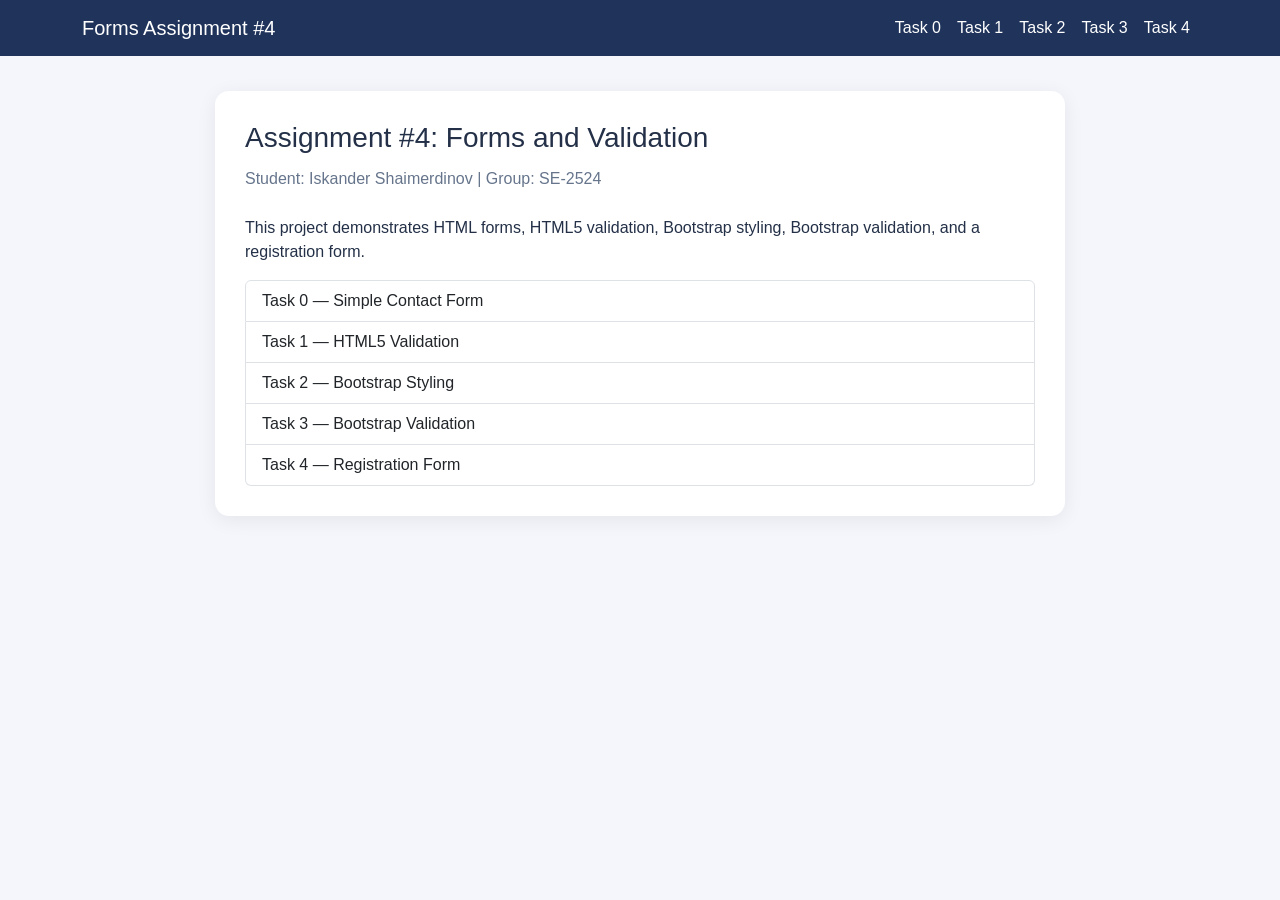
<file: index.html>
<!doctype html>
<html lang="en">
  <head>
    <meta charset="UTF-8" />
    <meta name="viewport" content="width=device-width, initial-scale=1" />
    <title>Home | Assignment 4</title>
    <link
      href="https://cdn.jsdelivr.net/npm/bootstrap@5.3.3/dist/css/bootstrap.min.css"
      rel="stylesheet"
    />
    <link href="style.css" rel="stylesheet" />
  </head>
  <body>
    <nav class="navbar navbar-expand-lg" data-bs-theme="dark">
      <div class="container">
        <a class="navbar-brand" href="index.html">Forms Assignment #4</a
        ><button
          class="navbar-toggler"
          type="button"
          data-bs-toggle="collapse"
          data-bs-target="#menu"
          aria-controls="menu"
          aria-expanded="false"
          aria-label="Toggle navigation"
        >
          <span class="navbar-toggler-icon"></span>
        </button>
        <div class="collapse navbar-collapse" id="menu">
          <ul class="navbar-nav ms-auto">
            <li class="nav-item">
              <a class="nav-link" href="task0.html">Task 0</a>
            </li>
            <li class="nav-item">
              <a class="nav-link" href="task1.html">Task 1</a>
            </li>
            <li class="nav-item">
              <a class="nav-link" href="task2.html">Task 2</a>
            </li>
            <li class="nav-item">
              <a class="nav-link" href="task3.html">Task 3</a>
            </li>
            <li class="nav-item">
              <a class="nav-link" href="task4.html">Task 4</a>
            </li>
          </ul>
        </div>
      </div>
    </nav>
    <main class="container">
      <section class="form-card">
        <h1>Assignment #4: Forms and Validation</h1>
        <p class="subtitle">Student: Iskander Shaimerdinov | Group: SE-2524</p>
        <p>
          This project demonstrates HTML forms, HTML5 validation, Bootstrap
          styling, Bootstrap validation, and a registration form.
        </p>
        <div class="list-group">
          <a class="list-group-item list-group-item-action" href="task0.html"
            >Task 0 — Simple Contact Form</a
          ><a class="list-group-item list-group-item-action" href="task1.html"
            >Task 1 — HTML5 Validation</a
          ><a class="list-group-item list-group-item-action" href="task2.html"
            >Task 2 — Bootstrap Styling</a
          ><a class="list-group-item list-group-item-action" href="task3.html"
            >Task 3 — Bootstrap Validation</a
          ><a class="list-group-item list-group-item-action" href="task4.html"
            >Task 4 — Registration Form</a
          >
        </div>
      </section>
    </main>
    <script src="https://cdn.jsdelivr.net/npm/bootstrap@5.3.3/dist/js/bootstrap.bundle.min.js"></script>
    <script src="script.js"></script>
  </body>
</html>
</file>
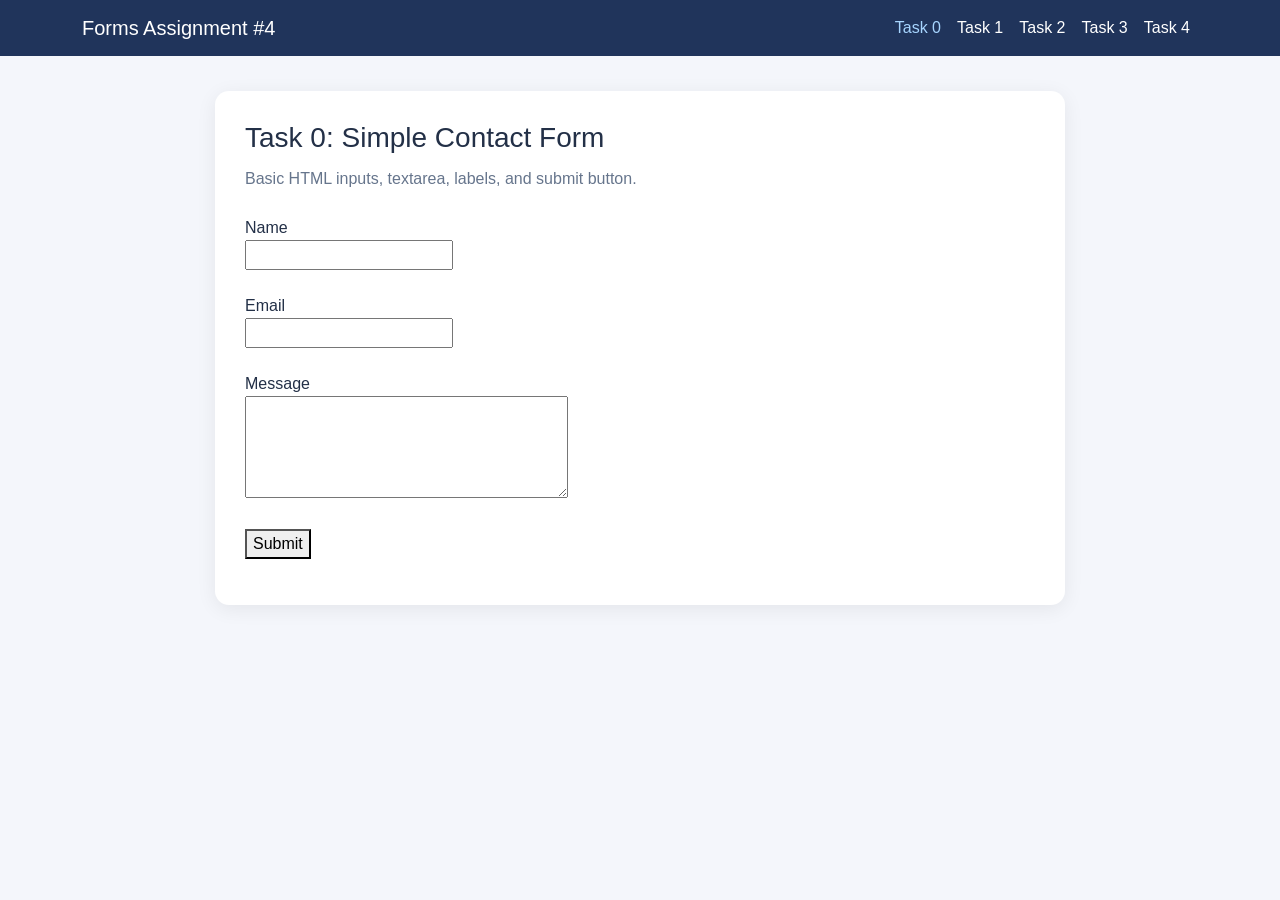
<file: task0.html>
<!doctype html>
<html lang="en">
  <head>
    <meta charset="UTF-8" />
    <meta name="viewport" content="width=device-width, initial-scale=1" />
    <title>Simple Contact Form | Assignment 4</title>
    <link
      href="https://cdn.jsdelivr.net/npm/bootstrap@5.3.3/dist/css/bootstrap.min.css"
      rel="stylesheet"
    />
    <link href="style.css" rel="stylesheet" />
  </head>
  <body>
    <nav class="navbar navbar-expand-lg" data-bs-theme="dark">
      <div class="container">
        <a class="navbar-brand" href="index.html">Forms Assignment #4</a
        ><button
          class="navbar-toggler"
          type="button"
          data-bs-toggle="collapse"
          data-bs-target="#menu"
          aria-controls="menu"
          aria-expanded="false"
          aria-label="Toggle navigation"
        >
          <span class="navbar-toggler-icon"></span>
        </button>
        <div class="collapse navbar-collapse" id="menu">
          <ul class="navbar-nav ms-auto">
            <li class="nav-item">
              <a class="nav-link active" href="task0.html">Task 0</a>
            </li>
            <li class="nav-item">
              <a class="nav-link" href="task1.html">Task 1</a>
            </li>
            <li class="nav-item">
              <a class="nav-link" href="task2.html">Task 2</a>
            </li>
            <li class="nav-item">
              <a class="nav-link" href="task3.html">Task 3</a>
            </li>
            <li class="nav-item">
              <a class="nav-link" href="task4.html">Task 4</a>
            </li>
          </ul>
        </div>
      </div>
    </nav>
    <main class="container">
      <section class="form-card">
        <h1>Task 0: Simple Contact Form</h1>
        <p class="subtitle">
          Basic HTML inputs, textarea, labels, and submit button.
        </p>
        <form
          action="#"
          method="get"
          onsubmit="
            event.preventDefault();
            document.getElementById('rawResult').textContent =
              'Form submitted (demo only).';
          "
        >
          <label for="name0">Name</label><br /><input
            id="name0"
            name="name"
            type="text"
          /><br /><br /><label for="email0">Email</label><br /><input
            id="email0"
            name="email"
            type="email"
          /><br /><br /><label for="message0">Message</label><br /><textarea
            id="message0"
            name="message"
            rows="4"
            cols="32"
          ></textarea
          ><br /><br /><button type="submit">Submit</button>
          <p id="rawResult"></p>
        </form>
      </section>
    </main>
    <script src="https://cdn.jsdelivr.net/npm/bootstrap@5.3.3/dist/js/bootstrap.bundle.min.js"></script>
    <script src="script.js"></script>
  </body>
</html>
</file>
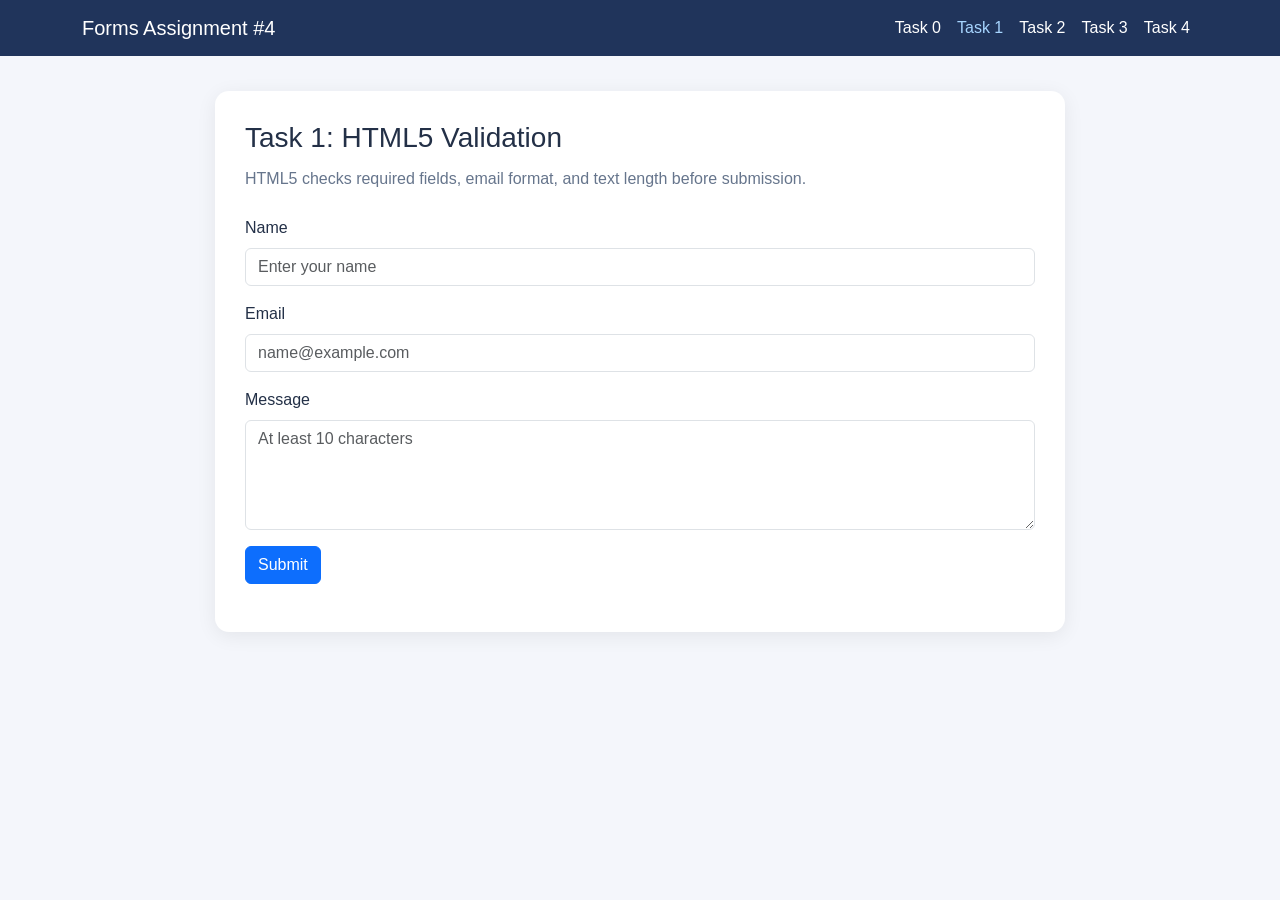
<file: task1.html>
<!doctype html>
<html lang="en">
  <head>
    <meta charset="UTF-8" />
    <meta name="viewport" content="width=device-width, initial-scale=1" />
    <title>HTML5 Validation | Assignment 4</title>
    <link
      href="https://cdn.jsdelivr.net/npm/bootstrap@5.3.3/dist/css/bootstrap.min.css"
      rel="stylesheet"
    />
    <link href="style.css" rel="stylesheet" />
  </head>
  <body>
    <nav class="navbar navbar-expand-lg" data-bs-theme="dark">
      <div class="container">
        <a class="navbar-brand" href="index.html">Forms Assignment #4</a
        ><button
          class="navbar-toggler"
          type="button"
          data-bs-toggle="collapse"
          data-bs-target="#menu"
          aria-controls="menu"
          aria-expanded="false"
          aria-label="Toggle navigation"
        >
          <span class="navbar-toggler-icon"></span>
        </button>
        <div class="collapse navbar-collapse" id="menu">
          <ul class="navbar-nav ms-auto">
            <li class="nav-item">
              <a class="nav-link" href="task0.html">Task 0</a>
            </li>
            <li class="nav-item">
              <a class="nav-link active" href="task1.html">Task 1</a>
            </li>
            <li class="nav-item">
              <a class="nav-link" href="task2.html">Task 2</a>
            </li>
            <li class="nav-item">
              <a class="nav-link" href="task3.html">Task 3</a>
            </li>
            <li class="nav-item">
              <a class="nav-link" href="task4.html">Task 4</a>
            </li>
          </ul>
        </div>
      </div>
    </nav>
    <main class="container">
      <section class="form-card">
        <h1>Task 1: HTML5 Validation</h1>
        <p class="subtitle">
          HTML5 checks required fields, email format, and text length before
          submission.
        </p>
        <form id="form1">
          <div class="mb-3">
            <label for="name1" class="form-label">Name</label
            ><input
              class="form-control"
              id="name1"
              name="name1"
              type="text"
              required
              maxlength="40"
              minlength="2"
              placeholder="Enter your name"
            />
          </div>
          <div class="mb-3">
            <label for="email1" class="form-label">Email</label
            ><input
              class="form-control"
              id="email1"
              name="email1"
              type="email"
              required
              maxlength="100"
              placeholder="name@example.com"
            />
          </div>
          <div class="mb-3">
            <label for="message1" class="form-label">Message</label
            ><textarea
              class="form-control"
              id="message1"
              name="message"
              rows="4"
              required
              minlength="10"
              maxlength="500"
              placeholder="At least 10 characters"
            ></textarea>
          </div>
          <button class="btn btn-primary" type="submit">Submit</button>
          <div class="result"></div>
        </form>
      </section>
    </main>
    <script src="https://cdn.jsdelivr.net/npm/bootstrap@5.3.3/dist/js/bootstrap.bundle.min.js"></script>
    <script src="script.js"></script>
    <script>
      setupForm("form1", false);
    </script>
  </body>
</html>
</file>
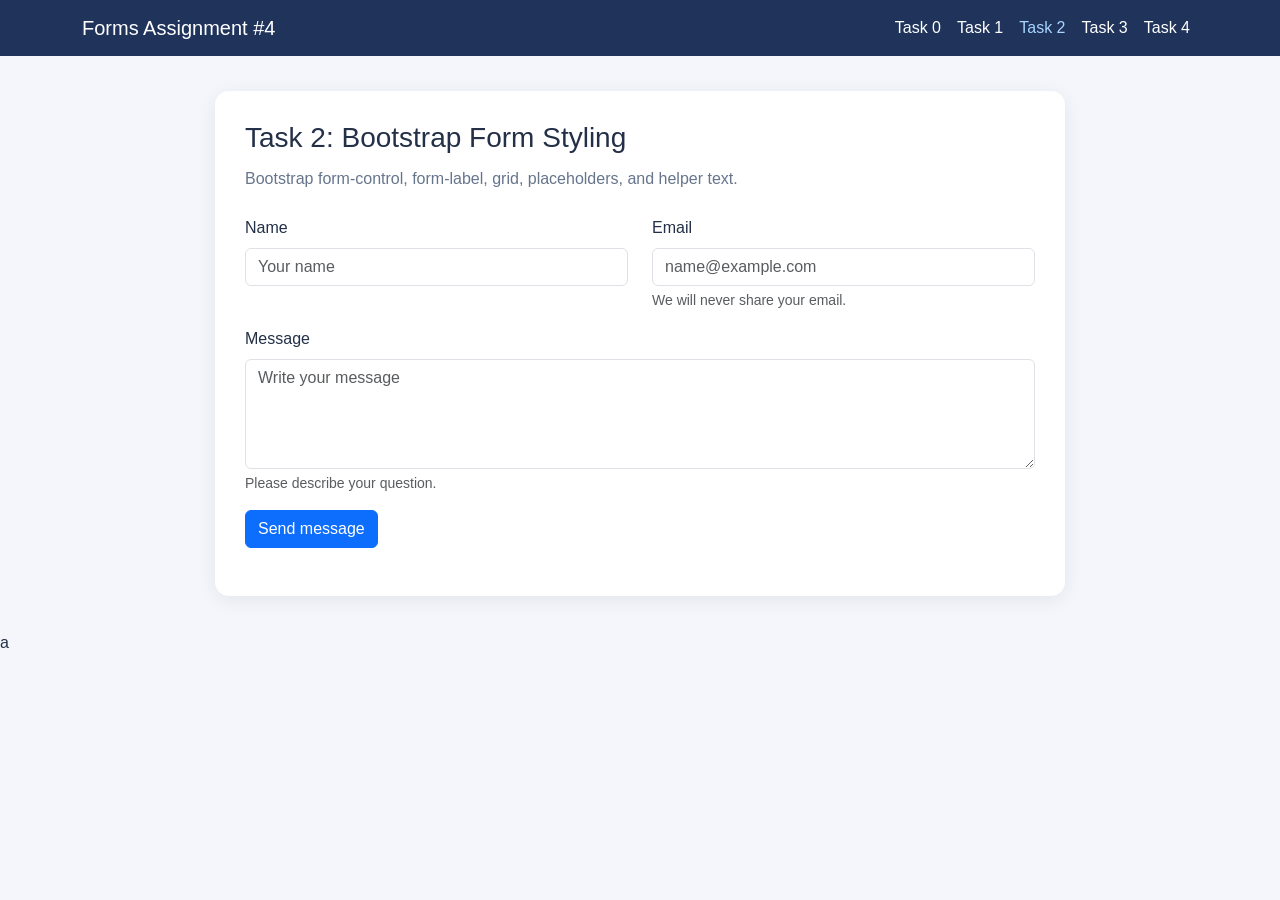
<file: task2.html>
<!doctype html>
<html lang="en">
  <head>
    <meta charset="UTF-8" />
    <meta name="viewport" content="width=device-width, initial-scale=1" />
    <title>Bootstrap Form Styling | Assignment 4</title>
    <link
      href="https://cdn.jsdelivr.net/npm/bootstrap@5.3.3/dist/css/bootstrap.min.css"
      rel="stylesheet"
    />
    <link href="style.css" rel="stylesheet" />
  </head>
  <body>
    <nav class="navbar navbar-expand-lg" data-bs-theme="dark">
      <div class="container">
        <a class="navbar-brand" href="index.html">Forms Assignment #4</a
        ><button
          class="navbar-toggler"
          type="button"
          data-bs-toggle="collapse"
          data-bs-target="#menu"
          aria-controls="menu"
          aria-expanded="false"
          aria-label="Toggle navigation"
        >
          <span class="navbar-toggler-icon"></span>
        </button>
        <div class="collapse navbar-collapse" id="menu">
          <ul class="navbar-nav ms-auto">
            <li class="nav-item">
              <a class="nav-link" href="task0.html">Task 0</a>
            </li>
            <li class="nav-item">
              <a class="nav-link" href="task1.html">Task 1</a>
            </li>
            <li class="nav-item">
              <a class="nav-link active" href="task2.html">Task 2</a>
            </li>
            <li class="nav-item">
              <a class="nav-link" href="task3.html">Task 3</a>
            </li>
            <li class="nav-item">
              <a class="nav-link" href="task4.html">Task 4</a>
            </li>
          </ul>
        </div>
      </div>
    </nav>
    <main class="container">
      <section class="form-card">
        <h1>Task 2: Bootstrap Form Styling</h1>
        <p class="subtitle">
          Bootstrap form-control, form-label, grid, placeholders, and helper
          text.
        </p>
        <form id="form2">
          <div class="row">
            <div class="col-md-6">
              <div class="mb-3">
                <label for="name2" class="form-label">Name</label
                ><input
                  class="form-control"
                  id="name2"
                  name="name2"
                  type="text"
                  required
                  placeholder="Your name"
                />
              </div>
            </div>
            <div class="col-md-6">
              <div class="mb-3">
                <label for="email2" class="form-label">Email</label
                ><input
                  class="form-control"
                  id="email2"
                  name="email2"
                  type="email"
                  required
                  placeholder="name@example.com"
                />
                <div class="form-text">We will never share your email.</div>
              </div>
            </div>
          </div>
          <div class="mb-3">
            <label for="message2" class="form-label">Message</label
            ><textarea
              class="form-control"
              id="message2"
              name="message"
              rows="4"
              required
              placeholder="Write your message"
            ></textarea>
            <div class="form-text">Please describe your question.</div>
          </div>
          <button class="btn btn-primary" type="submit">Send message</button>
          <div class="result"></div>
        </form>
      </section>
    </main>
    <script src="https://cdn.jsdelivr.net/npm/bootstrap@5.3.3/dist/js/bootstrap.bundle.min.js"></script>
    <script src="script.js"></script>
    <script>
      setupForm("form2", false);
    </script>
  </body>
</html>
а
</file>
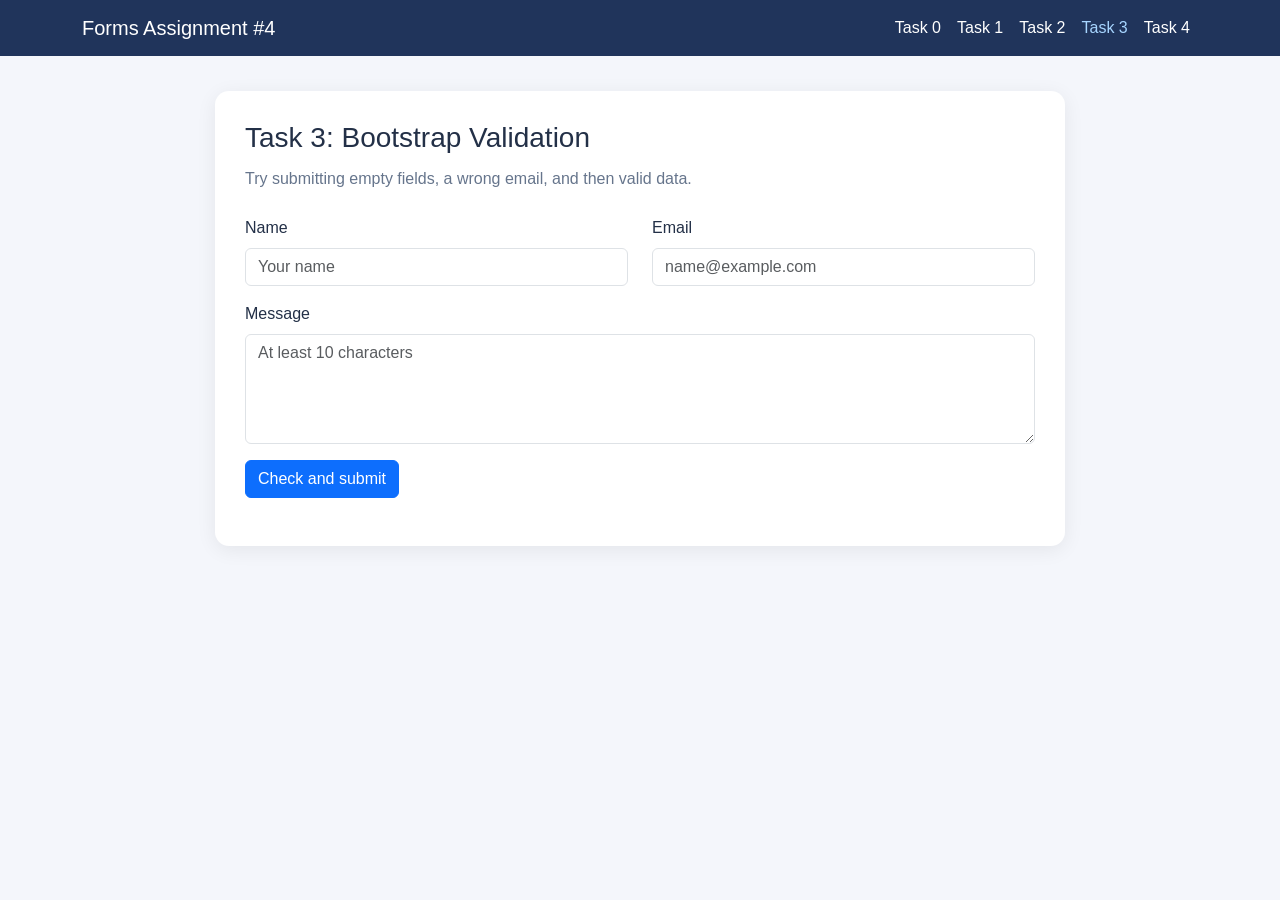
<file: task3.html>
<!doctype html>
<html lang="en">
  <head>
    <meta charset="UTF-8" />
    <meta name="viewport" content="width=device-width, initial-scale=1" />
    <title>Bootstrap Validation | Assignment 4</title>
    <link
      href="https://cdn.jsdelivr.net/npm/bootstrap@5.3.3/dist/css/bootstrap.min.css"
      rel="stylesheet"
    />
    <link href="style.css" rel="stylesheet" />
  </head>
  <body>
    <nav class="navbar navbar-expand-lg" data-bs-theme="dark">
      <div class="container">
        <a class="navbar-brand" href="index.html">Forms Assignment #4</a
        ><button
          class="navbar-toggler"
          type="button"
          data-bs-toggle="collapse"
          data-bs-target="#menu"
          aria-controls="menu"
          aria-expanded="false"
          aria-label="Toggle navigation"
        >
          <span class="navbar-toggler-icon"></span>
        </button>
        <div class="collapse navbar-collapse" id="menu">
          <ul class="navbar-nav ms-auto">
            <li class="nav-item">
              <a class="nav-link" href="task0.html">Task 0</a>
            </li>
            <li class="nav-item">
              <a class="nav-link" href="task1.html">Task 1</a>
            </li>
            <li class="nav-item">
              <a class="nav-link" href="task2.html">Task 2</a>
            </li>
            <li class="nav-item">
              <a class="nav-link active" href="task3.html">Task 3</a>
            </li>
            <li class="nav-item">
              <a class="nav-link" href="task4.html">Task 4</a>
            </li>
          </ul>
        </div>
      </div>
    </nav>
    <main class="container">
      <section class="form-card">
        <h1>Task 3: Bootstrap Validation</h1>
        <p class="subtitle">
          Try submitting empty fields, a wrong email, and then valid data.
        </p>
        <form id="form3" novalidate>
          <div class="row">
            <div class="col-md-6">
              <div class="mb-3">
                <label for="name3" class="form-label">Name</label
                ><input
                  class="form-control"
                  id="name3"
                  name="name3"
                  type="text"
                  required
                  minlength="2"
                  placeholder="Your name"
                />
                <div class="valid-feedback">Looks good!</div>
                <div class="invalid-feedback">Please enter a valid name.</div>
              </div>
            </div>
            <div class="col-md-6">
              <div class="mb-3">
                <label for="email3" class="form-label">Email</label
                ><input
                  class="form-control"
                  id="email3"
                  name="email3"
                  type="email"
                  required
                  placeholder="name@example.com"
                />
                <div class="valid-feedback">Looks good!</div>
                <div class="invalid-feedback">Please enter a valid email.</div>
              </div>
            </div>
          </div>
          <div class="mb-3">
            <label for="message3" class="form-label">Message</label
            ><textarea
              class="form-control"
              id="message3"
              name="message"
              rows="4"
              required
              minlength="10"
              placeholder="At least 10 characters"
            ></textarea>
            <div class="valid-feedback">Looks good!</div>
            <div class="invalid-feedback">
              Message must contain at least 10 characters.
            </div>
          </div>
          <button class="btn btn-primary" type="submit">
            Check and submit
          </button>
          <div class="result"></div>
        </form>
      </section>
    </main>
    <script src="https://cdn.jsdelivr.net/npm/bootstrap@5.3.3/dist/js/bootstrap.bundle.min.js"></script>
    <script src="script.js"></script>
    <script>
      setupForm("form3", true);
    </script>
  </body>
</html>
</file>
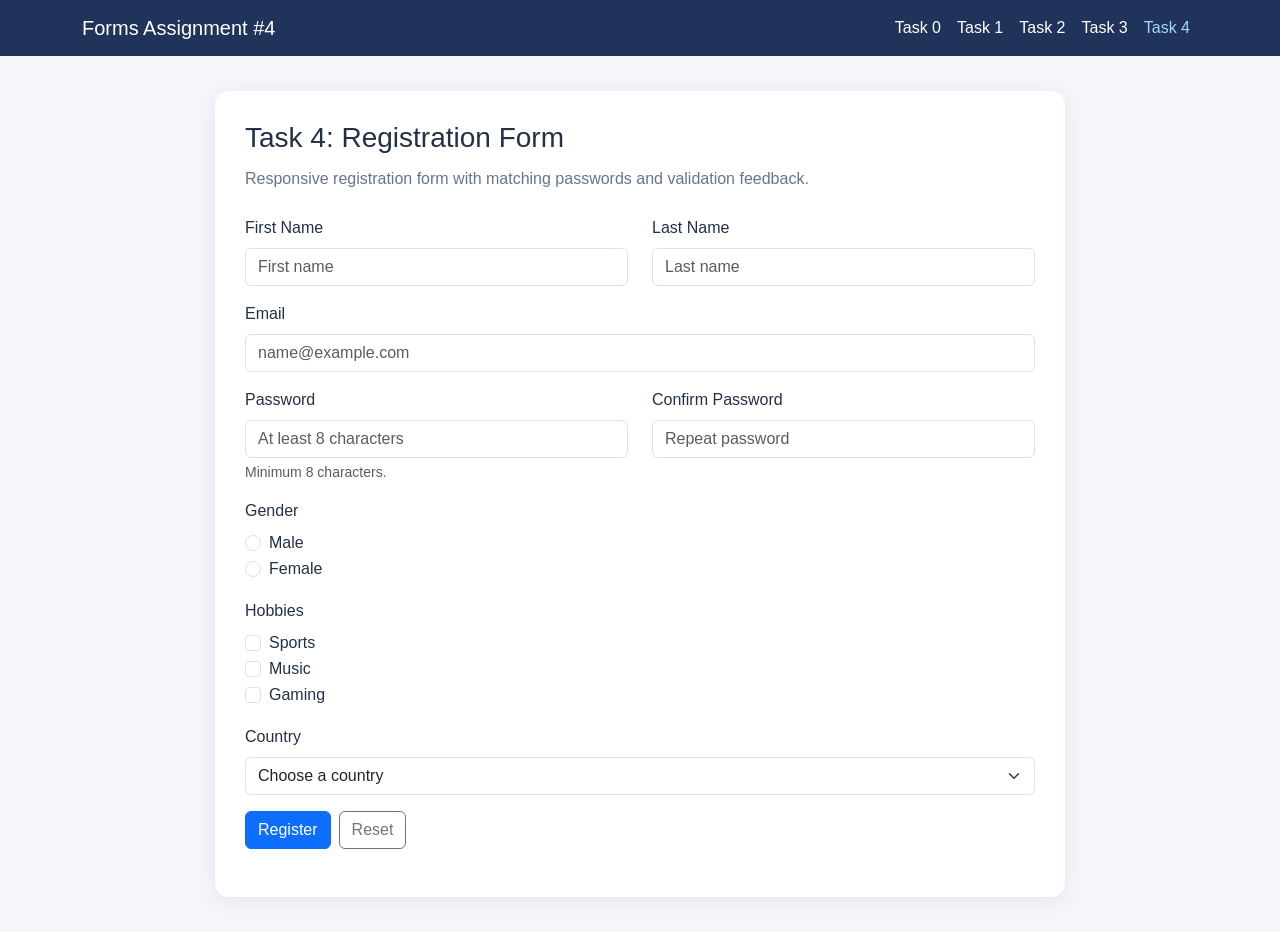
<file: task4.html>
<!doctype html>
<html lang="en">
  <head>
    <meta charset="UTF-8" />
    <meta name="viewport" content="width=device-width, initial-scale=1" />
    <title>Registration Form | Assignment 4</title>
    <link
      href="https://cdn.jsdelivr.net/npm/bootstrap@5.3.3/dist/css/bootstrap.min.css"
      rel="stylesheet"
    />
    <link href="style.css" rel="stylesheet" />
  </head>
  <body>
    <nav class="navbar navbar-expand-lg" data-bs-theme="dark">
      <div class="container">
        <a class="navbar-brand" href="index.html">Forms Assignment #4</a
        ><button
          class="navbar-toggler"
          type="button"
          data-bs-toggle="collapse"
          data-bs-target="#menu"
          aria-controls="menu"
          aria-expanded="false"
          aria-label="Toggle navigation"
        >
          <span class="navbar-toggler-icon"></span>
        </button>
        <div class="collapse navbar-collapse" id="menu">
          <ul class="navbar-nav ms-auto">
            <li class="nav-item">
              <a class="nav-link" href="task0.html">Task 0</a>
            </li>
            <li class="nav-item">
              <a class="nav-link" href="task1.html">Task 1</a>
            </li>
            <li class="nav-item">
              <a class="nav-link" href="task2.html">Task 2</a>
            </li>
            <li class="nav-item">
              <a class="nav-link" href="task3.html">Task 3</a>
            </li>
            <li class="nav-item">
              <a class="nav-link active" href="task4.html">Task 4</a>
            </li>
          </ul>
        </div>
      </div>
    </nav>
    <main class="container">
      <section class="form-card">
        <h1>Task 4: Registration Form</h1>
        <p class="subtitle">
          Responsive registration form with matching passwords and validation
          feedback.
        </p>
        <form id="form4" novalidate>
          <div class="row">
            <div class="col-md-6">
              <div class="mb-3">
                <label for="firstName" class="form-label">First Name</label
                ><input
                  class="form-control"
                  id="firstName"
                  name="firstName"
                  type="text"
                  required
                  minlength="2"
                  maxlength="40"
                  placeholder="First name"
                />
                <div class="valid-feedback">Looks good!</div>
                <div class="invalid-feedback">
                  Please enter a valid first name.
                </div>
              </div>
            </div>
            <div class="col-md-6">
              <div class="mb-3">
                <label for="lastName" class="form-label">Last Name</label
                ><input
                  class="form-control"
                  id="lastName"
                  name="lastName"
                  type="text"
                  required
                  minlength="2"
                  maxlength="40"
                  placeholder="Last name"
                />
                <div class="valid-feedback">Looks good!</div>
                <div class="invalid-feedback">
                  Please enter a valid last name.
                </div>
              </div>
            </div>
          </div>
          <div class="mb-3">
            <label for="email" class="form-label">Email</label
            ><input
              class="form-control"
              id="email"
              name="email"
              type="email"
              required
              placeholder="name@example.com"
            />
            <div class="valid-feedback">Looks good!</div>
            <div class="invalid-feedback">Please enter a valid email.</div>
          </div>
          <div class="row">
            <div class="col-md-6">
              <div class="mb-3">
                <label for="password" class="form-label">Password</label
                ><input
                  class="form-control"
                  id="password"
                  name="password"
                  type="password"
                  required
                  minlength="8"
                  placeholder="At least 8 characters"
                />
                <div class="form-text">Minimum 8 characters.</div>
                <div class="valid-feedback">Looks good!</div>
                <div class="invalid-feedback">
                  Please enter a valid password.
                </div>
              </div>
            </div>
            <div class="col-md-6">
              <div class="mb-3">
                <label for="confirmPassword" class="form-label"
                  >Confirm Password</label
                ><input
                  class="form-control"
                  id="confirmPassword"
                  name="confirmPassword"
                  type="password"
                  required
                  minlength="8"
                  placeholder="Repeat password"
                />
                <div class="valid-feedback">Looks good!</div>
                <div class="invalid-feedback">
                  Please enter a valid confirm password.
                </div>
              </div>
            </div>
          </div>
          <fieldset class="mb-3">
            <legend class="fs-6">Gender</legend>
            <div class="form-check">
              <input
                class="form-check-input"
                type="radio"
                name="gender"
                id="male"
                value="male"
                required
              /><label class="form-check-label" for="male">Male</label>
            </div>
            <div class="form-check">
              <input
                class="form-check-input"
                type="radio"
                name="gender"
                id="female"
                value="female"
                required
              /><label class="form-check-label" for="female">Female</label>
            </div>
            <div class="invalid-feedback">Please select a gender.</div>
          </fieldset>
          <fieldset class="mb-3">
            <legend class="fs-6">Hobbies</legend>
            <div class="form-check">
              <input
                class="form-check-input"
                type="checkbox"
                id="sports"
                name="hobbies"
                value="sports"
              /><label class="form-check-label" for="sports">Sports</label>
            </div>
            <div class="form-check">
              <input
                class="form-check-input"
                type="checkbox"
                id="music"
                name="hobbies"
                value="music"
              /><label class="form-check-label" for="music">Music</label>
            </div>
            <div class="form-check">
              <input
                class="form-check-input"
                type="checkbox"
                id="gaming"
                name="hobbies"
                value="gaming"
              /><label class="form-check-label" for="gaming">Gaming</label>
            </div>
          </fieldset>
          <div class="mb-3">
            <label class="form-label" for="country">Country</label
            ><select class="form-select" id="country" name="country" required>
              <option value="">Choose a country</option>
              <option value="Kazakhstan">Kazakhstan</option>
              <option value="Uzbekistan">Uzbekistan</option>
              <option value="Kyrgyzstan">Kyrgyzstan</option>
              <option value="Other">Other</option>
            </select>
            <div class="valid-feedback">Looks good!</div>
            <div class="invalid-feedback">Please select a country.</div>
          </div>
          <button class="btn btn-primary" type="submit">Register</button
          ><button class="btn btn-outline-secondary" type="reset">Reset</button>
          <div class="result"></div>
        </form>
      </section>
    </main>
    <script src="https://cdn.jsdelivr.net/npm/bootstrap@5.3.3/dist/js/bootstrap.bundle.min.js"></script>
    <script src="script.js"></script>
    <script>
      setupForm("form4", true);
    </script>
  </body>
</html>
</file>
<file: style.css>
body { background: #f4f6fb; color: #233047; font-family: Arial, sans-serif; }
.navbar { background: #20345b; }
.navbar-brand, .navbar .nav-link { color: white !important; }
.navbar .nav-link:hover, .navbar .nav-link.active { color: #a7d5ff !important; }
.form-card { max-width: 850px; margin: 35px auto; background: white; border-radius: 14px; padding: 30px; box-shadow: 0 4px 20px rgba(0,0,0,.07); }
h1 { font-size: 28px; margin-bottom: 12px; }
.subtitle { color: #66758c; margin-bottom: 25px; }
button { margin-right: 8px; }
.result { margin-top: 18px; }
@media (max-width: 576px) { .form-card { margin: 18px 10px; padding: 18px; } }
</file>
